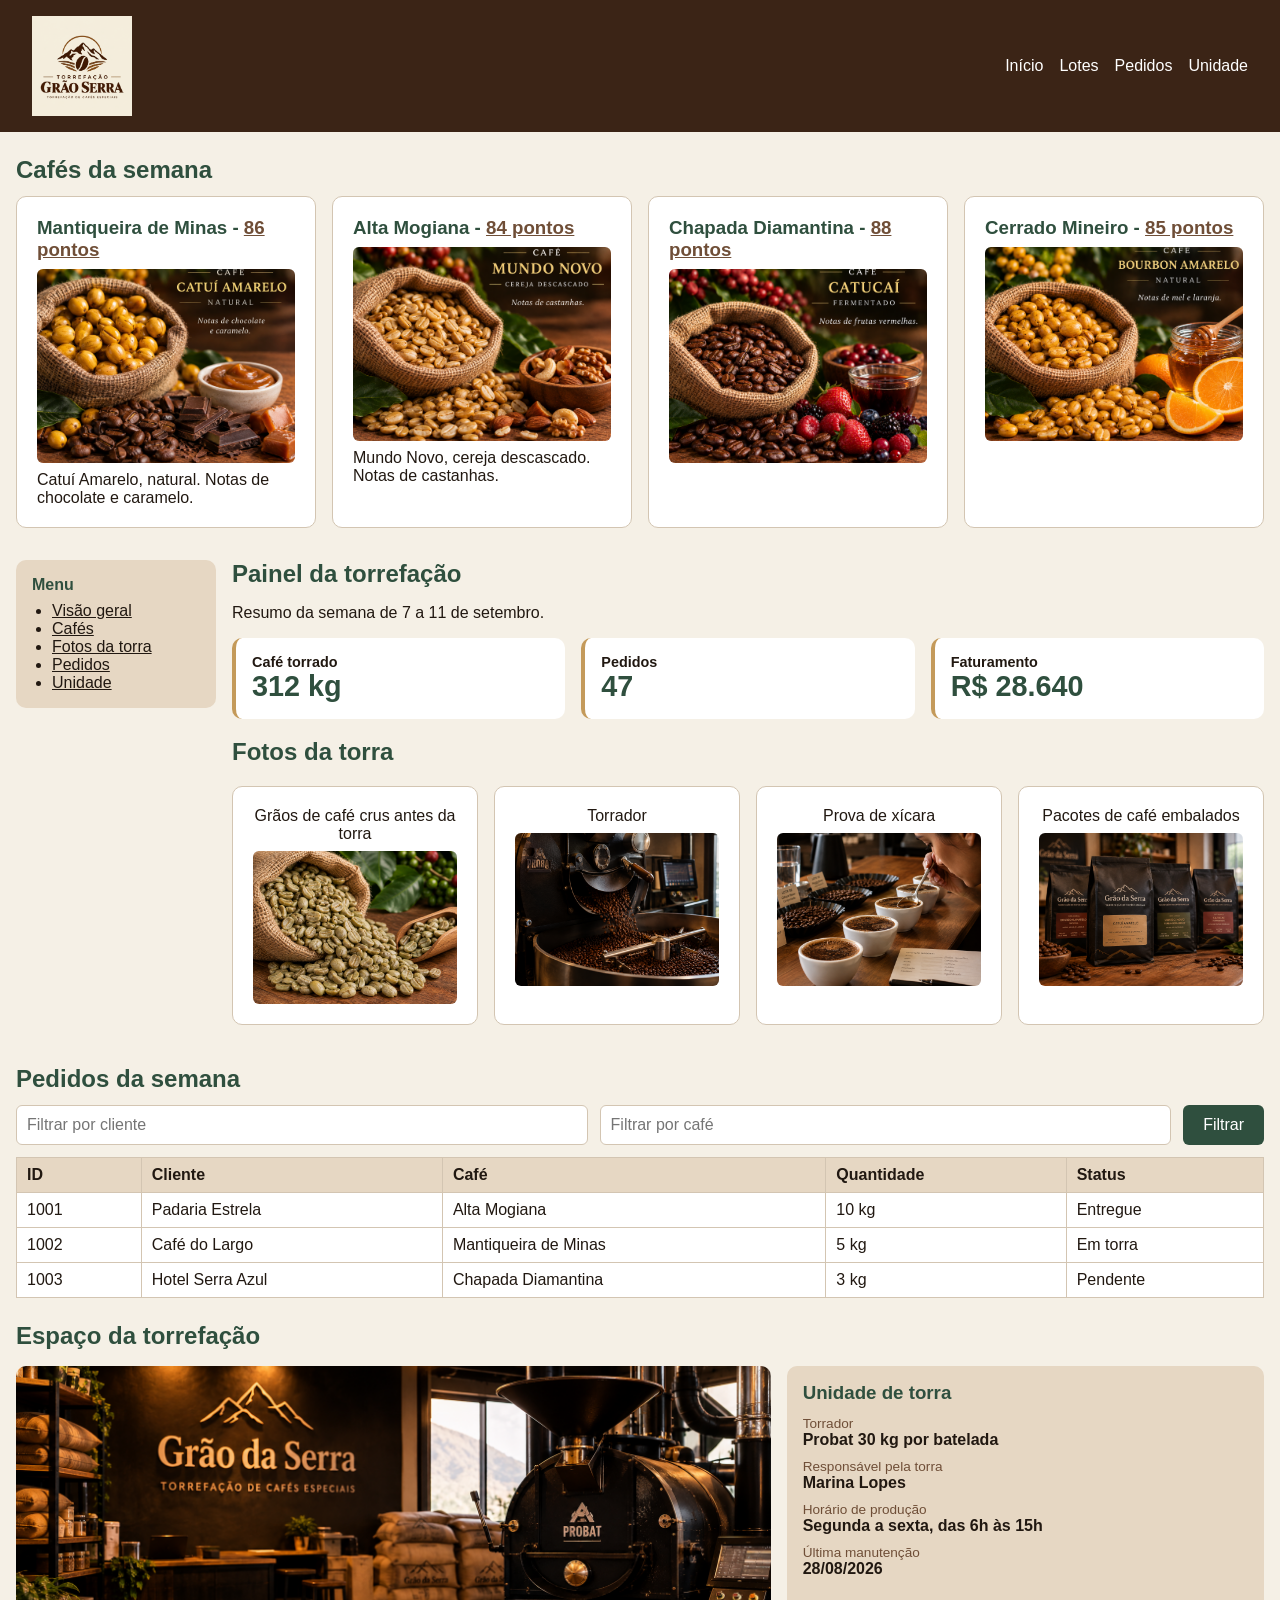
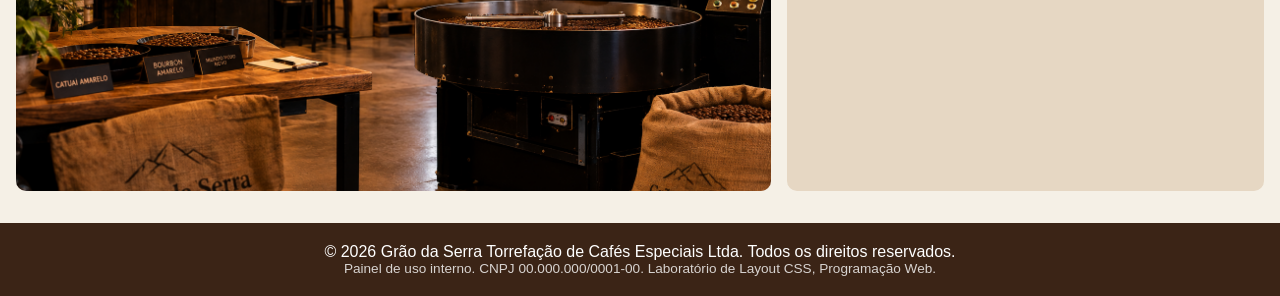
<file: Lab_CSS_Layout_RA/index.html>
<!DOCTYPE html>
<html lang="pt-BR">

<head>

    <meta charset="UTF-8">

    <meta name="viewport" content="width=device-width, initial-scale=1.0">

    <title>Torrefação Grão Serra | Painel de controle</title>

    <link rel="stylesheet" href="style.css">

</head>

<body>

    <header class="navbar">

        <div class="logo">

            <img src="img/Torrefação Grão Serra.png" alt="Logo da Torrefação Grão Serra">

        </div>

        <nav class="menu" aria-label="Menu principal">

            <a href="#">Início</a>

            <a href="#Lotes">Lotes</a>

            <a href="#pedidos">Pedidos</a>

            <a href="#unidade">Unidade</a>

        </nav>

    </header>

    <h2 class="titulo-secao" id="Lotes">
        Cafés da semana
    </h2>

    <section class="cards-flex">

        <article class="card-flex">

            <div>

                <h3>
                    Mantiqueira de Minas -
                    <a href="pontuacao86.html" target="_blank">
                        86 pontos
                    </a>
                </h3>

                <img src="img/Café Catuí Amarelo Chocolate e Caramelo.png" alt="Mantiqueira de Minas">

                <p>
                    Catuí Amarelo, natural.
                    Notas de chocolate e caramelo.
                </p>

            </div>

        </article>

        <article class="card-flex">

            <div>

                <h3>
                    Alta Mogiana -
                    <a href="pontuacao84.html" target="_blank">
                        84 pontos
                    </a>
                </h3>

                <img src="img/Mundo Novo, cereja descascado. Notas de castanhas..png" alt="Alta Mogiana">

                <p>
                    Mundo Novo, cereja descascado.
                    Notas de castanhas.
                </p>

            </div>

        </article>

        <article class="card-flex">

            <div>

                <h3>
                    Chapada Diamantina -
                    <a href="pontuacao88.html" target="_blank">
                        88 pontos
                    </a>
                </h3>

                <img src="img/Catucaí, fermentado. Notas de frutas vermelhas.png" alt="Chapada Diamantina">

            </div>

        </article>

        <article class="card-flex">

            <div>

                <h3>
                    Cerrado Mineiro -
                    <a href="pontuacao85.html" target="_blank">
                        85 pontos
                    </a>
                </h3>

                <img src="img/Bourbon Amarelo, natural. Notas de mel e laranja.png" alt="Cerrado Mineiro">

            </div>

        </article>

    </section>

     <main class="dashboard">

        <aside class="sidebar">

            <h2>Menu</h2>

            <ul>
                <li><a href="#">Visão geral</a></li>
                <li><a href="#cafes">Cafés</a></li>
                <li><a href="#fotos">Fotos da torra</a></li>
                <li><a href="#pedidos">Pedidos</a></li>
                <li><a href="#unidade">Unidade</a></li>
            </ul>

        </aside>

        <section class="content">

            <h1>Painel da torrefação</h1>

            <p>Resumo da semana de 7 a 11 de setembro.</p>

            <section class="kpis">

                <article class="kpi">
                    <h2>Café torrado</h2>
                    <p class="kpi-valor">312 kg</p>
                </article>

                <article class="kpi">
                    <h2>Pedidos</h2>
                    <p class="kpi-valor">47</p>
                </article>

                <article class="kpi">
                    <h2>Faturamento</h2>
                    <p class="kpi-valor">R$ 28.640</p>
                </article>

            </section>

            <h2 id="fotos">Fotos da torra</h2>

            <section class="galeria">

                <div class="foto">
                    Grãos de café crus antes da torra
                    <img src="img/Grãos de café crus antes da torra.png" alt="Grãos de café crus antes da torra">

                </div>

                <div class="foto">

                Torrador
                    <img src="img/Torrador.png" alt="Torrador em funcionamento">

                </div>

                <div class="foto">
                    Prova de xícara
                    <img src="img/Prova de xícara para avaliar o café.png" alt="Prova de xícara para avaliar o café">
                </div>

                <div class="foto">
                    Pacotes de café embalados
                    <img src="img/Pacotes de café embalados.png" alt="Pacotes de café embalados">

                </div>

            </section>

        </section>
    </main>

    <h2 class="titulo-secao" id="pedidos">Pedidos da semana</h2>

    <form class="form-flex">

        <input type="text" placeholder="Filtrar por cliente" aria-label="Filtrar por cliente">

        <input type="text" placeholder="Filtrar por café" aria-label="Filtrar por café">

        <button type="button">Filtrar</button>

    </form>

    <div class="tabela-wrap" tabindex="0" role="region" aria-label="Tabela de pedidos">

        <table>

            <thead>

                <tr>

                    <th>ID</th>

                    <th>Cliente</th>

                    <th>Café</th>

                    <th>Quantidade</th>

                    <th>Status</th>

                </tr>

            </thead>

            <tbody>

                <tr>

                    <td>1001</td>

                    <td>Padaria Estrela</td>

                    <td>Alta Mogiana</td>

                    <td>10 kg</td>

                    <td>Entregue</td>

                </tr>

                <tr>

                    <td>1002</td>

                    <td>Café do Largo</td>

                    <td>Mantiqueira de Minas</td>

                    <td>5 kg</td>

                    <td>Em torra</td>

                </tr>

                <tr>

                    <td>1003</td>

                    <td>Hotel Serra Azul</td>

                    <td>Chapada Diamantina</td>

                    <td>3 kg</td>

                    <td>Pendente</td>

                </tr>

            </tbody>

        </table>

    </div>

    <section class="espaco">

        <h2 class="titulo-secao">Espaço da torrefação</h2>

        <img
            class="imagem-destaque"
            src="img/Espaço da torrefação Grão da Serra.png"
            alt="Espaço da torrefação Grão da Serra"
        >

        <section class="ficha" id="unidade">

            <h3>Unidade de torra</h3>

            <dl>

                <dt>Torrador</dt>
                <dd>Probat 30 kg por batelada</dd>

                <dt>Responsável pela torra</dt>
                <dd>Marina Lopes</dd>

                <dt>Horário de produção</dt>
                <dd>Segunda a sexta, das 6h às 15h</dd>

                <dt>Última manutenção</dt>
                <dd>28/08/2026</dd>

            </dl>

        </section>

    </section>

    <footer class="footer">

        <p>&copy; 2026 Grão da Serra Torrefação de Cafés Especiais Ltda. Todos os direitos reservados.</p>

        <p class="footer-legal">
            Painel de uso interno. CNPJ 00.000.000/0001-00.
            Laboratório de Layout CSS, Programação Web.
        </p>

    </footer>

</body>

</html>
</file>
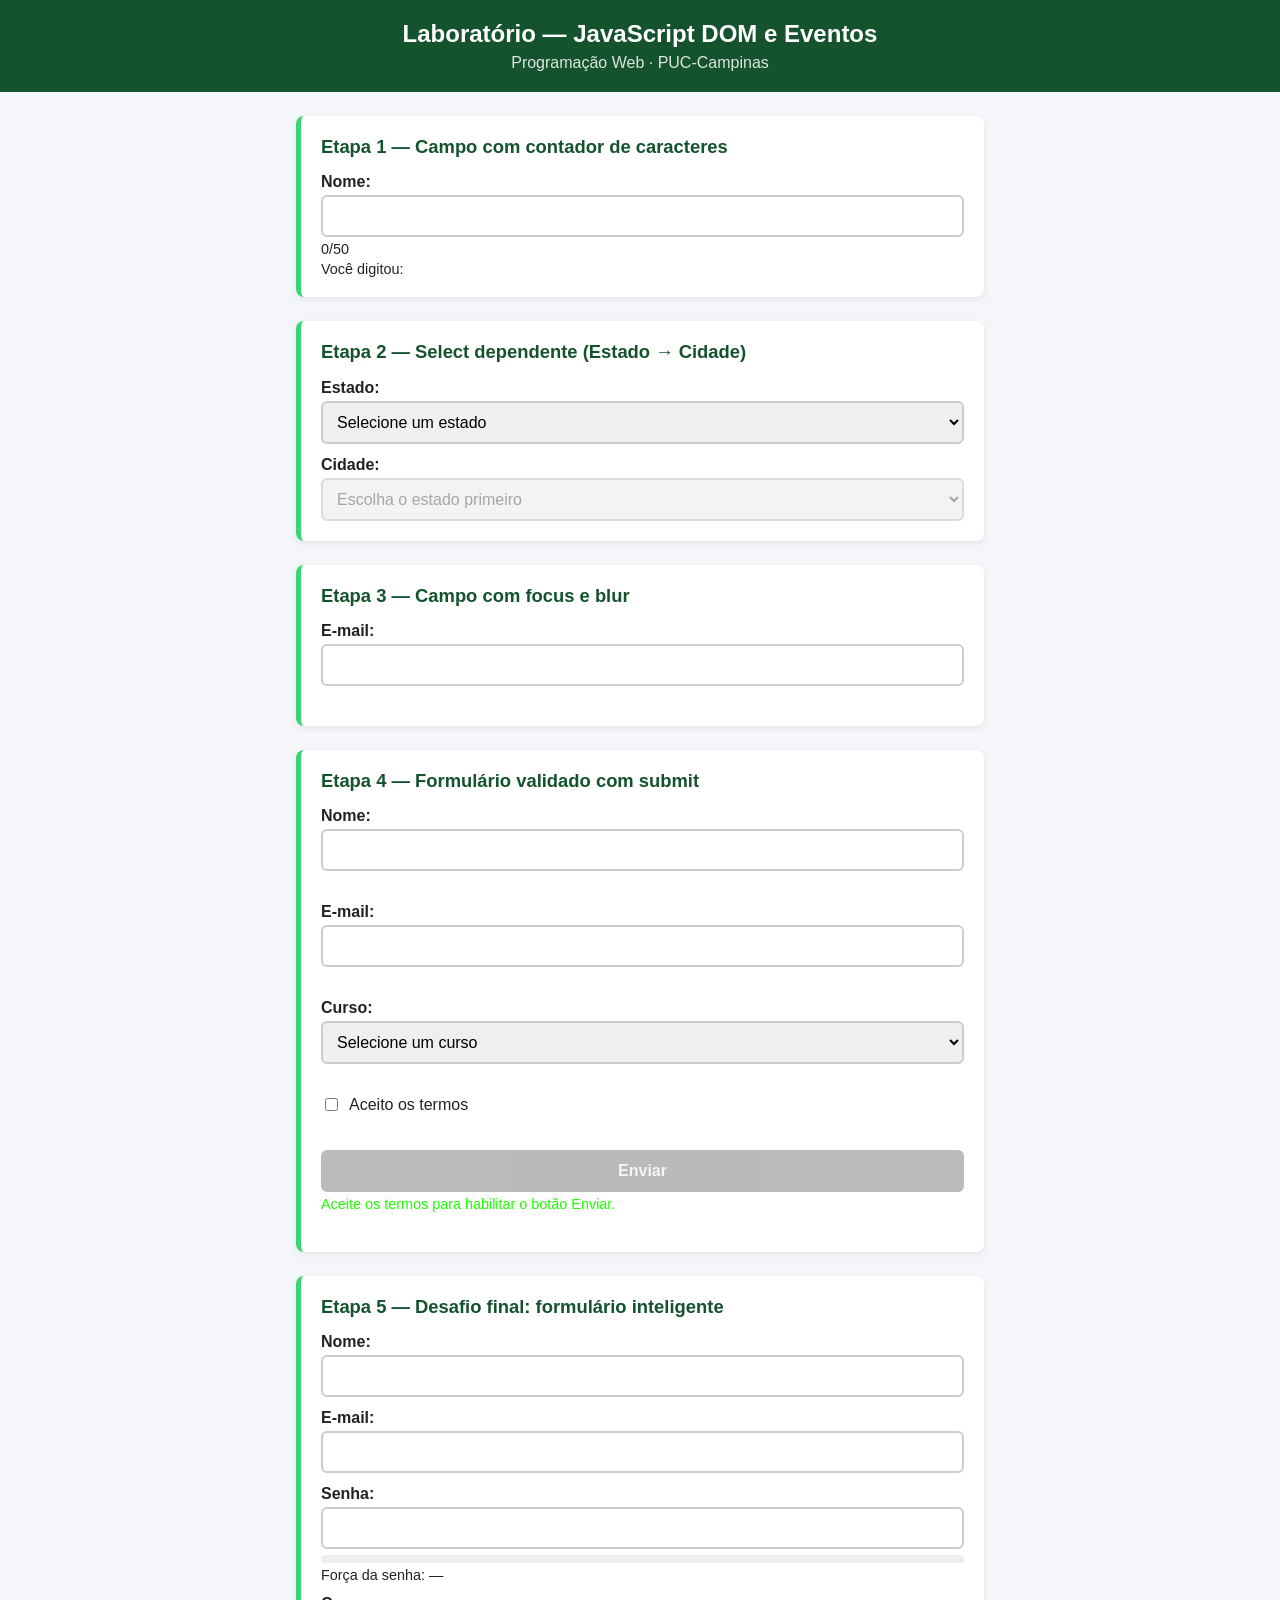
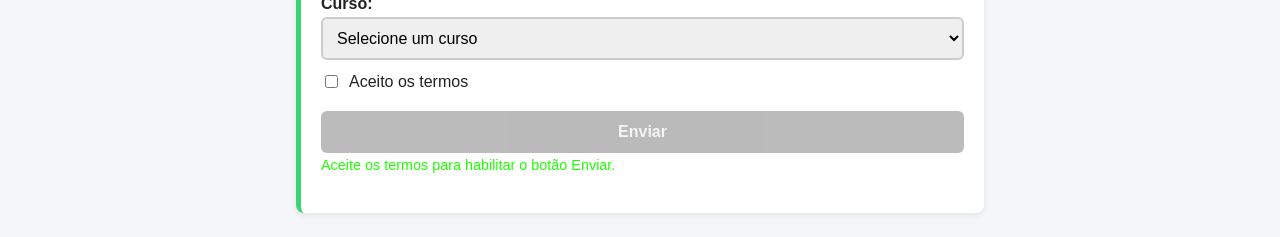
<file: Lab_JS_DOM_Eventos/index.html>
<!DOCTYPE html>
<html lang="pt-BR">
<head>
    <meta charset="UTF-8">
    <meta name="viewport" content="width=device-width, initial-scale=1.0">
    <title>Lab JS — DOM e Eventos</title>
    <link rel="stylesheet" href="style.css">
</head>
<body>
    <header>
        <h1>Laboratório — JavaScript DOM e Eventos</h1>
        <p>Programação Web · PUC-Campinas</p>
    </header>

    <main>
        <!-- Etapa 1: evento input (espelho + contador) -->
        <section class="etapa">
            <h2>Etapa 1 — Campo com contador de caracteres</h2>

            <label for="nome1">Nome:</label>
            <input id="nome1" type="text" autocomplete="off">
            <p id="contador1" class="contador">0/50</p>
            <p id="espelho1" class="espelho">Você digitou: </p>
        </section>

        <!-- Etapa 2: evento change (select dependente) -->
        <section class="etapa">
            <h2>Etapa 2 — Select dependente (Estado → Cidade)</h2>

            <label for="estado">Estado:</label>
            <select id="estado">
                <option value="">Selecione um estado</option>
                <option value="SP">São Paulo</option>
                <option value="RJ">Rio de Janeiro</option>
                <option value="MG">Minas Gerais</option>
            </select>

            <label for="cidade">Cidade:</label>
            <select id="cidade" disabled>
                <option value="">Escolha o estado primeiro</option>
            </select>
        </section>

        <!-- Etapa 3: eventos focus e blur -->
        <section class="etapa">
            <h2>Etapa 3 — Campo com focus e blur</h2>

            <label for="email3">E-mail:</label>
            <input id="email3" type="email" autocomplete="off">
            <p id="msg-email3" class="mensagem" aria-live="polite"></p>
        </section>

        <!-- Etapa 4: formulário validado no submit -->
        <section class="etapa">
            <h2>Etapa 4 — Formulário validado com submit</h2>

            <form id="form4" novalidate>
                <label for="nome4">Nome:</label>
                <input id="nome4" type="text">
                <p id="erro-nome4" class="mensagem"></p>

                <label for="email4">E-mail:</label>
                <input id="email4" type="email">
                <p id="erro-email4" class="mensagem"></p>

                <label for="curso4">Curso:</label>
                <select id="curso4">
                    <option value="">Selecione um curso</option>
                    <option value="cc">Ciência da Computação</option>
                    <option value="es">Engenharia de Software</option>
                    <option value="si">Sistemas de Informação</option>
                </select>
                <p id="erro-curso4" class="mensagem"></p>

                <label class="check">
                    <input id="termos4" type="checkbox"> Aceito os termos
                </label>
                <p id="erro-termos4" class="mensagem"></p>

                <button id="enviar4" type="submit" disabled aria-describedby="aviso-termos4">Enviar</button>
                <p id="aviso-termos4" class="mensagem info-texto">Aceite os termos para habilitar o botão Enviar.</p>
            </form>
            <p id="resultado4" class="mensagem" aria-live="polite"></p>
        </section>

        <!-- Etapa 5: desafio final (formulário inteligente) -->
        <section class="etapa">
            <h2>Etapa 5 — Desafio final: formulário inteligente</h2>

            <!-- Sumário de erros: lido por leitores de tela quando muda -->
            <div id="sumario" class="sumario" role="alert" aria-live="assertive" hidden>
                <strong>Corrija os seguintes campos:</strong>
                <ul id="lista-erros"></ul>
            </div>

            <form id="form5" novalidate>
                <label for="nome5">Nome:</label>
                <input id="nome5" name="nome" type="text">

                <label for="email5">E-mail:</label>
                <input id="email5" name="email" type="email">

                <label for="senha5">Senha:</label>
                <input id="senha5" name="senha" type="password">
                <div class="barra-forca"><div id="barra"></div></div>
                <p id="texto-forca" class="mensagem">Força da senha: —</p>

                <label for="curso5">Curso:</label>
                <select id="curso5" name="curso">
                    <option value="">Selecione um curso</option>
                    <option value="cc">Ciência da Computação</option>
                    <option value="es">Engenharia de Software</option>
                    <option value="si">Sistemas de Informação</option>
                </select>

                <label class="check">
                    <input id="termos5" name="termos" type="checkbox"> Aceito os termos
                </label>

                <button id="enviar5" type="submit" disabled aria-describedby="aviso-termos5">Enviar</button>
                <p id="aviso-termos5" class="mensagem info-texto">Aceite os termos para habilitar o botão Enviar.</p>
            </form>
            <p id="resultado5" class="mensagem" aria-live="polite"></p>
        </section>
    </main>

    <script src="script.js"></script>
</body>
</html>
</file>
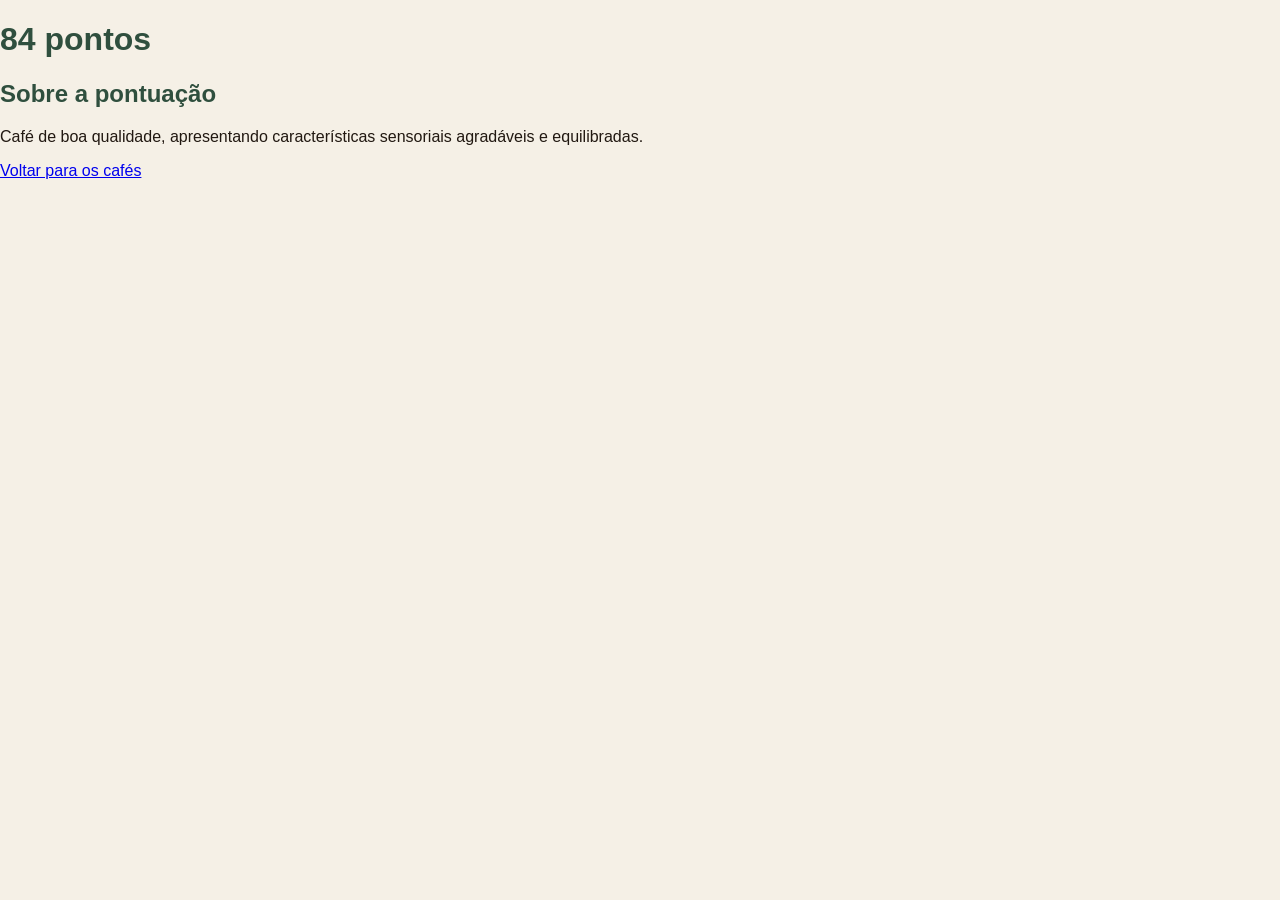
<file: Lab_CSS_Layout_RA/pontuacao84.html>
<!DOCTYPE html>
<html lang="pt-BR">

<head>

    <meta charset="UTF-8">

    <meta name="viewport" content="width=device-width, initial-scale=1.0">

    <title>84 pontos | Torrefação Serra Alta</title>

    <link rel="stylesheet" href="style.css">

</head>

<body>

    <h1>84 pontos</h1>

    <h2>Sobre a pontuação</h2>

    <p>
        Café de boa qualidade, apresentando características
        sensoriais agradáveis e equilibradas.
    </p>

    <a href="index.html">
        Voltar para os cafés
    </a>

</body>

</html>
</file>
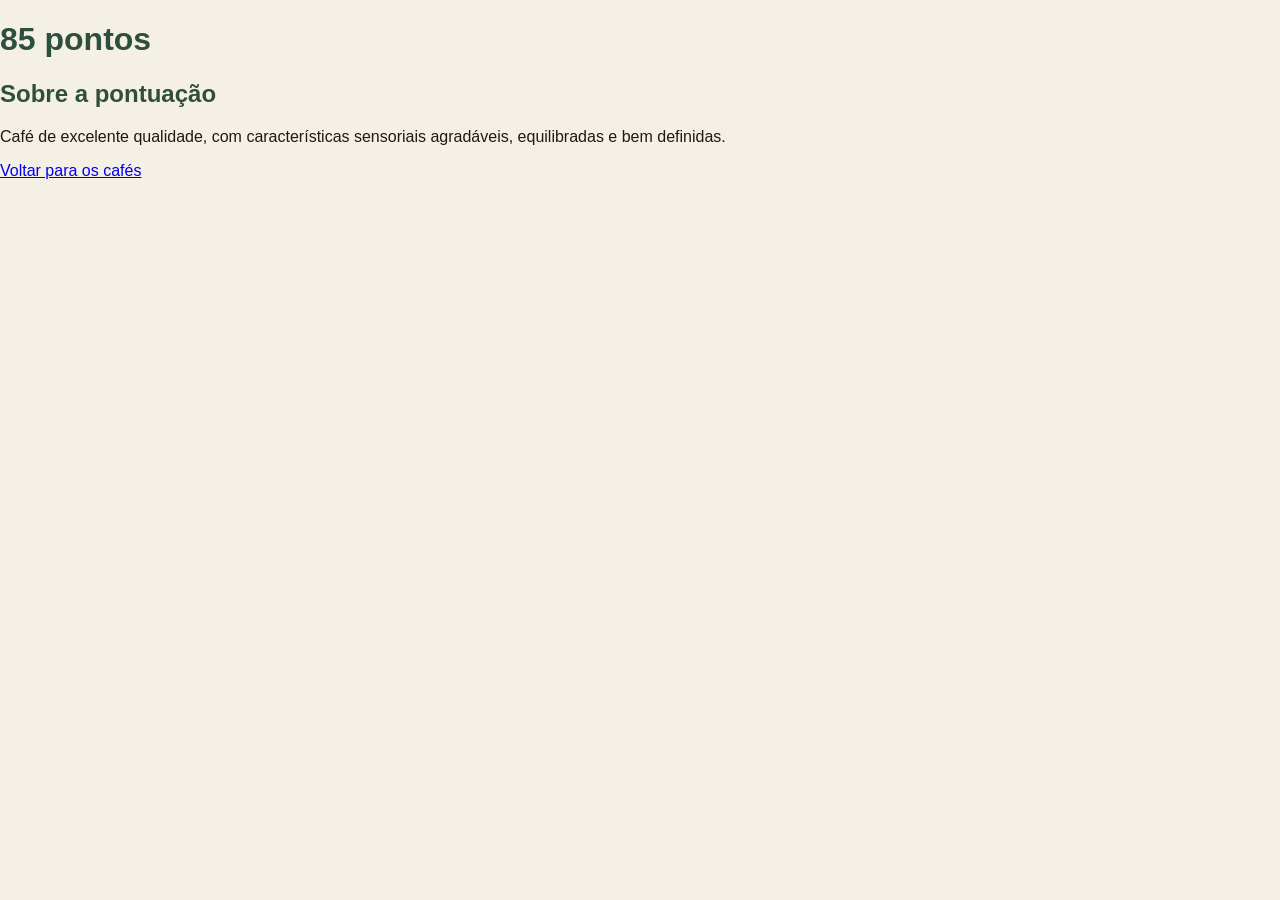
<file: Lab_CSS_Layout_RA/pontuacao85.html>
<!DOCTYPE html>
<html lang="pt-BR">

<head>

    <meta charset="UTF-8">

    <meta name="viewport" content="width=device-width, initial-scale=1.0">

    <title>85 pontos | Torrefação Serra Alta</title>

    <link rel="stylesheet" href="style.css">

</head>

<body>

    <h1>85 pontos</h1>

    <h2>Sobre a pontuação</h2>

    <p>
        Café de excelente qualidade, com características
        sensoriais agradáveis, equilibradas e bem definidas.
    </p>

    <a href="index.html">
        Voltar para os cafés
    </a>

</body>

</html>
</file>
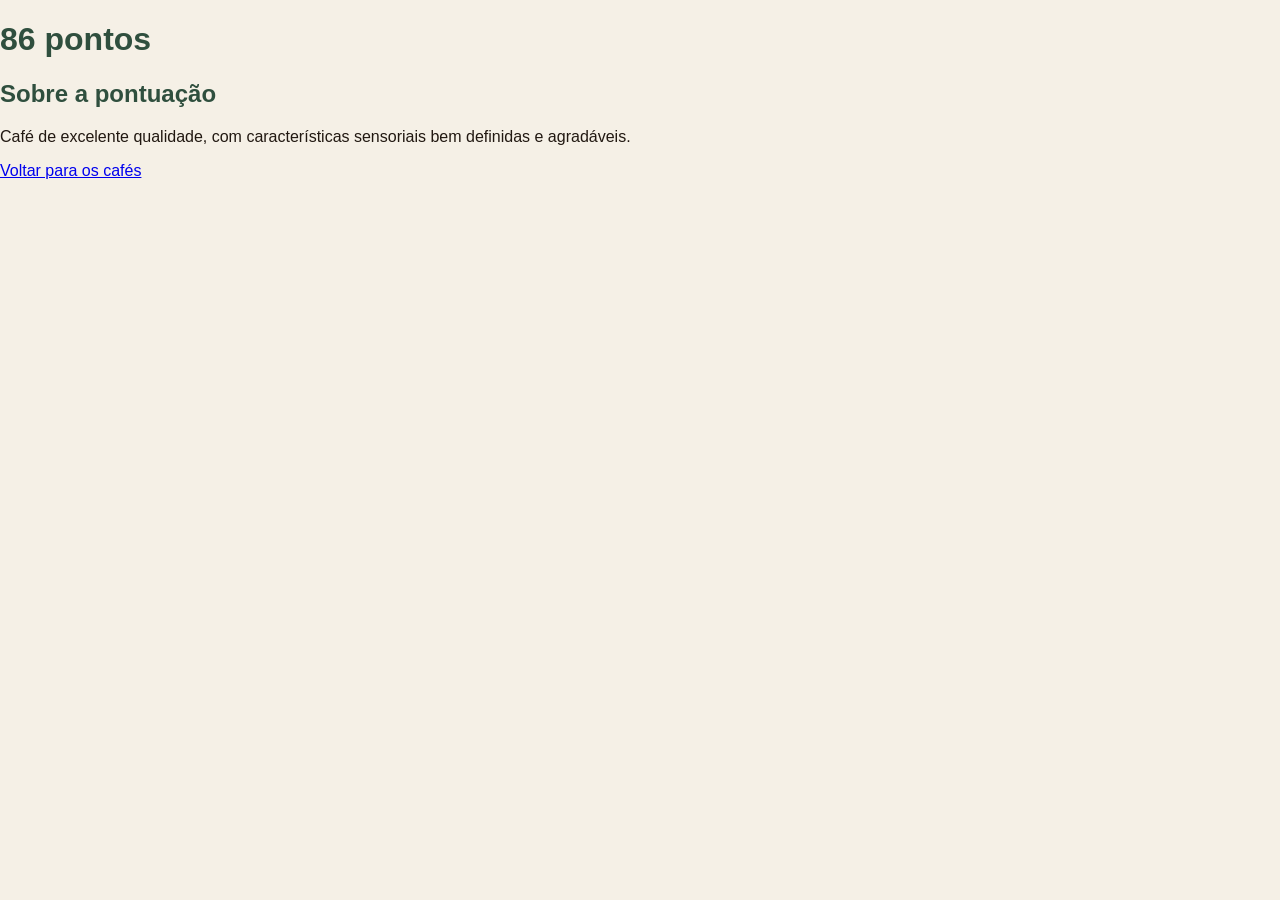
<file: Lab_CSS_Layout_RA/pontuacao86.html>
<!DOCTYPE html>
<html lang="pt-BR">

<head>

    <meta charset="UTF-8">

    <meta name="viewport" content="width=device-width, initial-scale=1.0">

    <title>86 pontos | Torrefação Serra Alta</title>

    <link rel="stylesheet" href="style.css">

</head>

<body>

    <h1>86 pontos</h1>

    <h2>Sobre a pontuação</h2>

    <p>
        Café de excelente qualidade, com características
        sensoriais bem definidas e agradáveis.
    </p>

    <a href="index.html">
        Voltar para os cafés
    </a>

</body>

</html>
</file>
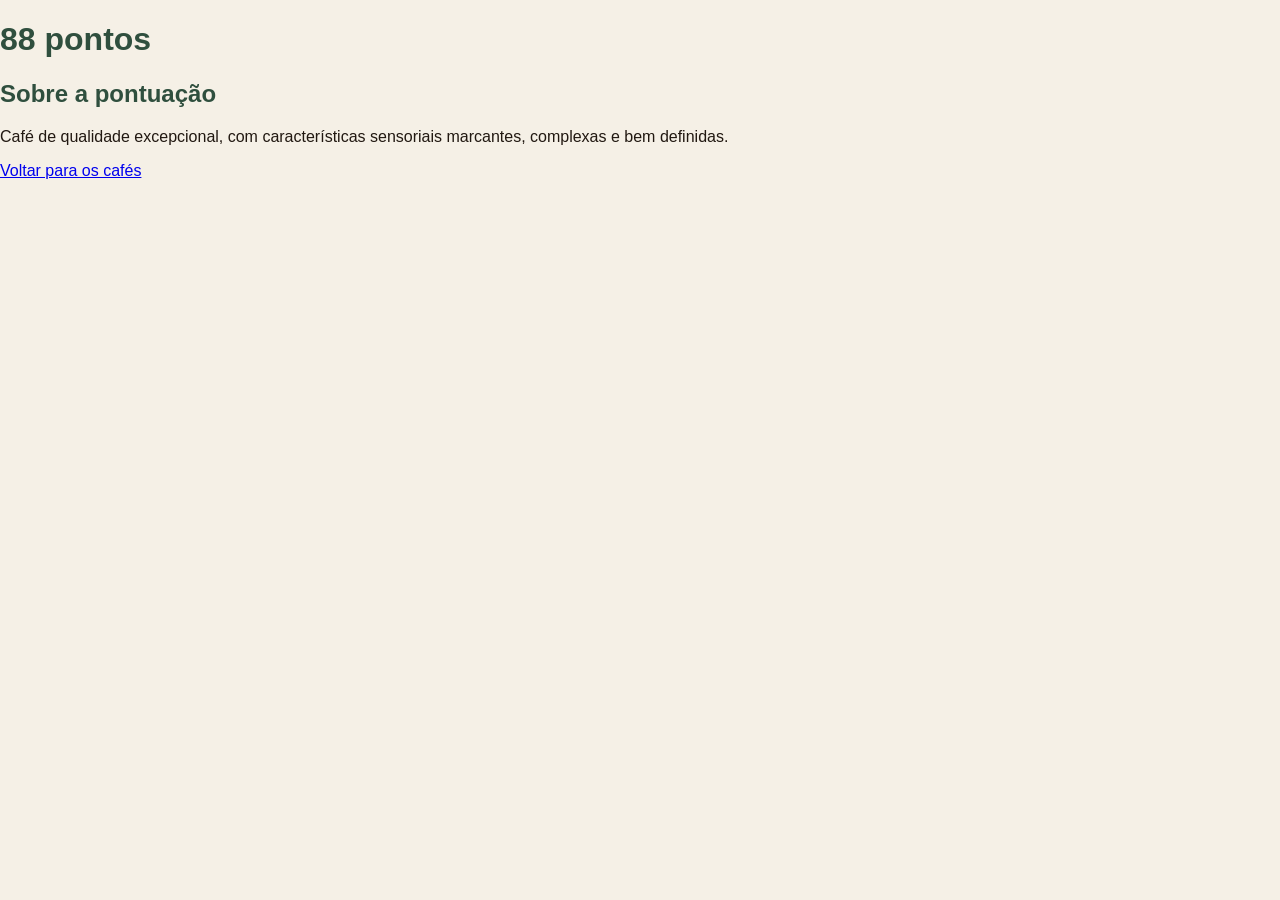
<file: Lab_CSS_Layout_RA/pontuacao88.html>
<!DOCTYPE html>
<html lang="pt-BR">

<head>

    <meta charset="UTF-8">

    <meta name="viewport" content="width=device-width, initial-scale=1.0">

    <title>88 pontos | Torrefação Serra Alta</title>

    <link rel="stylesheet" href="style.css">

</head>

<body>

    <h1>88 pontos</h1>

    <h2>Sobre a pontuação</h2>

    <p>
        Café de qualidade excepcional, com características
        sensoriais marcantes, complexas e bem definidas.
    </p>

    <a href="index.html">
        Voltar para os cafés
    </a>

</body>

</html>
</file>
<file: Lab_CSS_Layout_RA/style.css>
:root {
    --cor-primaria: #2F4F3E;
    --cor-secundaria: #3B2416;
    --cor-cafe: #6F4E37;
    --cor-destaque: #C49A5A;

    --cor-fundo: #F5F0E6;
    --cor-fundo-secundario: #E6D7C3;

    --cor-card: #FFFFFF;

    --cor-texto: #211811;
    --cor-texto-claro: #FFFFFF;

    --cor-borda: #D3C5B2;

    --espaco: 16px;
    --raio: 10px;
}


* {
    box-sizing: border-box;
}

body {
    margin: 0;
    font-family: Arial, sans-serif;
    background: var(--cor-fundo);
    color: var(--cor-texto);
}

h1,
h2 {
    color: var(--cor-primaria);
}


.titulo-secao {
    margin: 24px var(--espaco) 12px;
}


img {
    max-width: 100%;
    height: auto;
    display: block;
}


.navbar {
    display: flex;
    flex-direction: column;
    align-items: flex-start;
    gap: 12px;

    padding: var(--espaco);

    background: var(--cor-secundaria);
    color: var(--cor-texto-claro);
}


.logo img {
    width: 100px;
    height: auto;
}


.menu {
    display: flex;
    flex-wrap: wrap;
    gap: var(--espaco);
}

.menu a {
    text-decoration: none;
    color: var(--cor-texto-claro);
}


.menu a:hover {
    color: var(--cor-destaque);
}


.cards-flex {
    display: flex;
    flex-wrap: wrap;
    gap: var(--espaco);

    margin: 0 var(--espaco);
}

.card-flex {
    flex: 1 1 250px;

    background: var(--cor-card);
    border: 1px solid var(--cor-borda);
    border-radius: var(--raio);

    padding: 20px;

    container-type: inline-size;
}


.card-flex > div {
    display: grid;
    gap: 8px;
}

.card-flex h3 {
    margin: 0;
    color: var(--cor-primaria);
}

.card-flex h3 a {
    color: var(--cor-cafe);
}


.card-flex img {
    width: 100%;
    aspect-ratio: 4 / 3;
    object-fit: cover;
    border-radius: 6px;
}

.card-flex p {
    margin: 0;
}


.form-flex {
    display: flex;
    flex-wrap: wrap;
    gap: 12px;

    margin: 0 var(--espaco) 12px;
}

.form-flex input {
    flex: 1 1 300px;

    padding: 10px;

    border: 1px solid var(--cor-borda);
    border-radius: 6px;

    font-size: 1rem;
}

.form-flex button {
    padding: 10px 20px;

    border: none;
    border-radius: 6px;

    background: var(--cor-primaria);
    color: var(--cor-texto-claro);

    font-size: 1rem;
    cursor: pointer;
}

.form-flex button:hover {
    background: var(--cor-cafe);
}


.dashboard {
    display: grid;

    grid-template-areas:
        "aside"
        "content"
        "footer";

    grid-template-columns: 1fr;

    gap: var(--espaco);

    margin-top: 32px;
    padding: 0 var(--espaco);
}

.sidebar {
    grid-area: aside;

    background: var(--cor-fundo-secundario);
    border-radius: var(--raio);

    padding: var(--espaco);
    align-self: start;
}

.sidebar h2 {
    margin: 0 0 8px;
    font-size: 1rem;
}

.sidebar ul {
    margin: 0;
    padding-left: 20px;
}

.sidebar a {
    color: var(--cor-texto);
}

.content {
    grid-area: content;
    min-width: 0;
}

.content h1 {
    margin: 0;
}


.footer {
    grid-area: footer;

    padding: 20px var(--espaco);

    background: var(--cor-secundaria);
    color: var(--cor-texto-claro);

    text-align: center;
}

.footer p {
    margin: 0;
}


.footer-legal {
    margin-top: 6px;
    font-size: 0.85rem;
    opacity: 0.8;
}


.kpis {
    display: grid;
    grid-template-columns: 1fr;
    gap: var(--espaco);
}

.kpi {
    background: var(--cor-card);
    border-left: 4px solid var(--cor-destaque);
    border-radius: var(--raio);

    padding: var(--espaco);
}

.kpi h2 {
    margin: 0;
    font-size: 0.9rem;
    color: var(--cor-texto);
}

.kpi-valor {
    margin: 0;

    font-size: 1.8rem;
    font-weight: bold;

    color: var(--cor-primaria);
}


.galeria {
    display: grid;

    grid-template-columns:
        repeat(auto-fit, minmax(220px, 1fr));

    gap: var(--espaco);
}

.foto {
    background: var(--cor-card);
    border: 1px solid var(--cor-borda);
    border-radius: var(--raio);

    padding: 20px;
    text-align: center;
}

.foto img {
    width: 100%;
    aspect-ratio: 4 / 3;
    object-fit: cover;

    margin-top: 8px;
    border-radius: 6px;
}


#pedidos::after {
    content: " ↔ arraste a tabela para o lado";

    display: block;

    color: var(--cor-cafe);
    font-size: 0.9rem;
    font-weight: normal;
}

.tabela-wrap {
    overflow-x: auto;

    margin: 0 var(--espaco);
    background: var(--cor-card);
}

table {
    width: 100%;
    min-width: 640px;

    border-collapse: collapse;
}

thead th,
tbody td {
    border: 1px solid var(--cor-borda);

    padding: 8px 10px;
    text-align: left;
}

thead th {
    background: var(--cor-fundo-secundario);
}

tbody tr:hover {
    background: var(--cor-fundo);
}


.espaco {
    display: flex;
    flex-wrap: wrap;
    gap: var(--espaco);

    margin: 0 var(--espaco) 32px;
}

.espaco .titulo-secao {
    flex: 1 1 100%;
    margin: 24px 0 0;
}

.imagem-destaque {
    flex: 2 1 320px;
    min-width: 0;

    width: auto;
    aspect-ratio: 16 / 9;
    object-fit: cover;

    border-radius: var(--raio);
}


.ficha {
    flex: 1 1 260px;

    background: var(--cor-fundo-secundario);
    border-radius: var(--raio);

    padding: var(--espaco);
}

.ficha h3 {
    margin: 0 0 12px;
    color: var(--cor-primaria);
}

.ficha dl {
    margin: 0;
}


.ficha dt {
    font-size: 0.85rem;
    color: var(--cor-cafe);
}

.ficha dd {
    margin: 0 0 10px;
    font-weight: bold;
}

.ficha dd:last-child {
    margin-bottom: 0;
}


@media (min-width: 960px) {
    .navbar {
        flex-direction: row;
        justify-content: space-between;
        align-items: center;

        padding: var(--espaco) 32px;
    }


    .dashboard {
        grid-template-areas:
            "aside content content"
            "aside content content"
            "footer footer footer";

        grid-template-columns: 200px 1fr 1fr;
        grid-template-rows: auto 1fr auto;
    }


    .kpis {
        grid-template-columns: repeat(3, 1fr);
    }


    #pedidos::after {
        content: "";
    }
}


@container (min-width: 400px) {
    .card-flex > div {
        grid-template-columns: 110px 1fr;

        grid-template-areas:
            "foto titulo"
            "foto texto";

        align-items: start;
    }

    .card-flex h3 {
        grid-area: titulo;
    }

    .card-flex img {
        grid-area: foto;
        aspect-ratio: 1 / 1;
    }

    .card-flex p {
        grid-area: texto;
    }
}


:focus {
    outline: 3px solid var(--cor-destaque);
    outline-offset: 2px;
}
</file>
<file: Lab_JS_DOM_Eventos/style.css>
/* ===== Base ===== */
* {
    box-sizing: border-box;
}

body {
    margin: 0;
    font-family: Arial, Helvetica, sans-serif;
    background: #f4f6f9;
    color: #222;
}

header {
    background: #14532d;
    color: #fff;
    padding: 20px;
    text-align: center;
}

header h1 {
    margin: 0 0 6px;
    font-size: 1.5rem;
}

header p {
    margin: 0;
    opacity: 0.85;
}

main {
    max-width: 720px;
    margin: 24px auto;
    padding: 0 16px;
}

/* ===== Cartões das etapas ===== */
.etapa {
    background: #fff;
    border-left: 5px solid #00c94dc6;
    border-radius: 8px;
    padding: 20px;
    margin-bottom: 24px;
    box-shadow: 0 2px 6px rgba(0, 0, 0, 0.08);
}

.etapa h2 {
    margin-top: 0;
    font-size: 1.15rem;
    color: #14532d;
}

/* ===== Campos ===== */
label {
    display: block;
    margin-top: 12px;
    margin-bottom: 4px;
    font-weight: bold;
}

input[type="text"],
input[type="email"],
input[type="password"],
select {
    width: 100%;
    padding: 10px;
    border: 2px solid #ccc;
    border-radius: 6px;
    font-size: 1rem;
    outline: none;
    transition: border-color 0.2s, background-color 0.2s;
}

select:disabled {
    background: #eee;
    cursor: not-allowed;
}

.check {
    font-weight: normal;
    display: flex;
    align-items: center;
    gap: 8px;
}

/* ===== Estados visuais aplicados via classList ===== */
.focado {
    border-color: #1e6fd9 !important;
    background-color: #eef5ff;
}

.erro {
    border-color: #c62828 !important;
    background-color: #fff0f0;
}

.ok {
    border-color: #2e7d32 !important;
}

/* ===== Textos de apoio ===== */
.contador,
.espelho,
.mensagem {
    margin: 4px 0 0;
    font-size: 0.9rem;
    min-height: 1.1em;
}

.contador.excedido,
.mensagem.erro-texto {
    color: #c62828;
}

.mensagem.ok-texto {
    color: #2e7d32;
}

.mensagem.info-texto {
    color: #1eff00;
}

/* ===== Botão ===== */
button {
    margin-top: 16px;
    width: 100%;
    padding: 12px;
    border: none;
    border-radius: 6px;
    background: #14532d;
    color: #fff;
    font-size: 1rem;
    font-weight: bold;
    cursor: pointer;
}

button:hover:not(:disabled) {
    background: #00c94dc6;
}

button:disabled {
    background: #9e9e9e;
    color: #f0f0f0;
    opacity: 0.7;
    cursor: not-allowed;
}

/* ===== Indicador de força da senha ===== */
.barra-forca {
    height: 8px;
    background: #eee;
    border-radius: 4px;
    margin-top: 6px;
    overflow: hidden;
}

#barra {
    height: 100%;
    width: 0;
    transition: width 0.3s, background-color 0.3s;
}

#barra.fraca { width: 33%; background: #c62828; }
#barra.media { width: 66%; background: #00c94dc6; }
#barra.forte { width: 100%; background: #2e7d32; }

/* ===== Sumário de erros ===== */
.sumario {
    border: 2px solid #c62828;
    background: #fff0f0;
    color: #8b1a1a;
    border-radius: 6px;
    padding: 12px 16px;
    margin-bottom: 12px;
}

.sumario ul {
    margin: 8px 0 0;
    padding-left: 20px;
}
</file>
